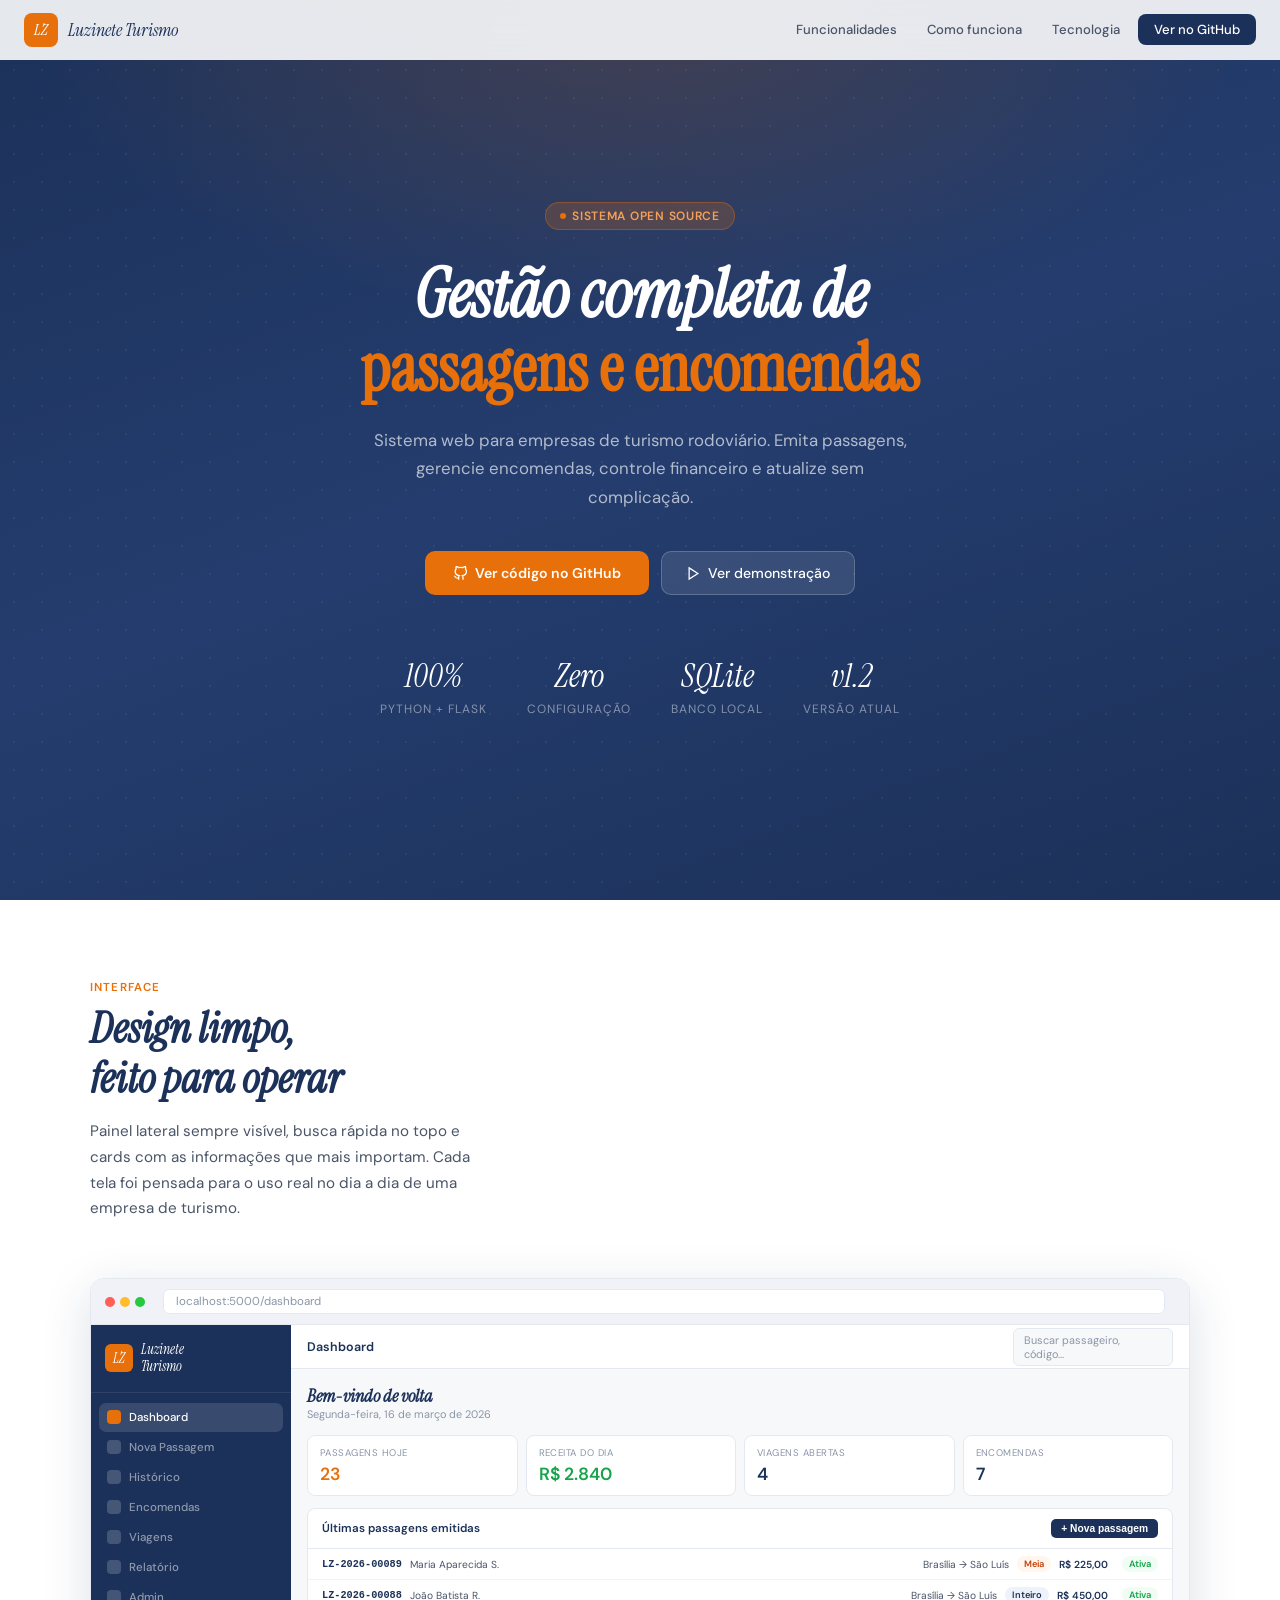
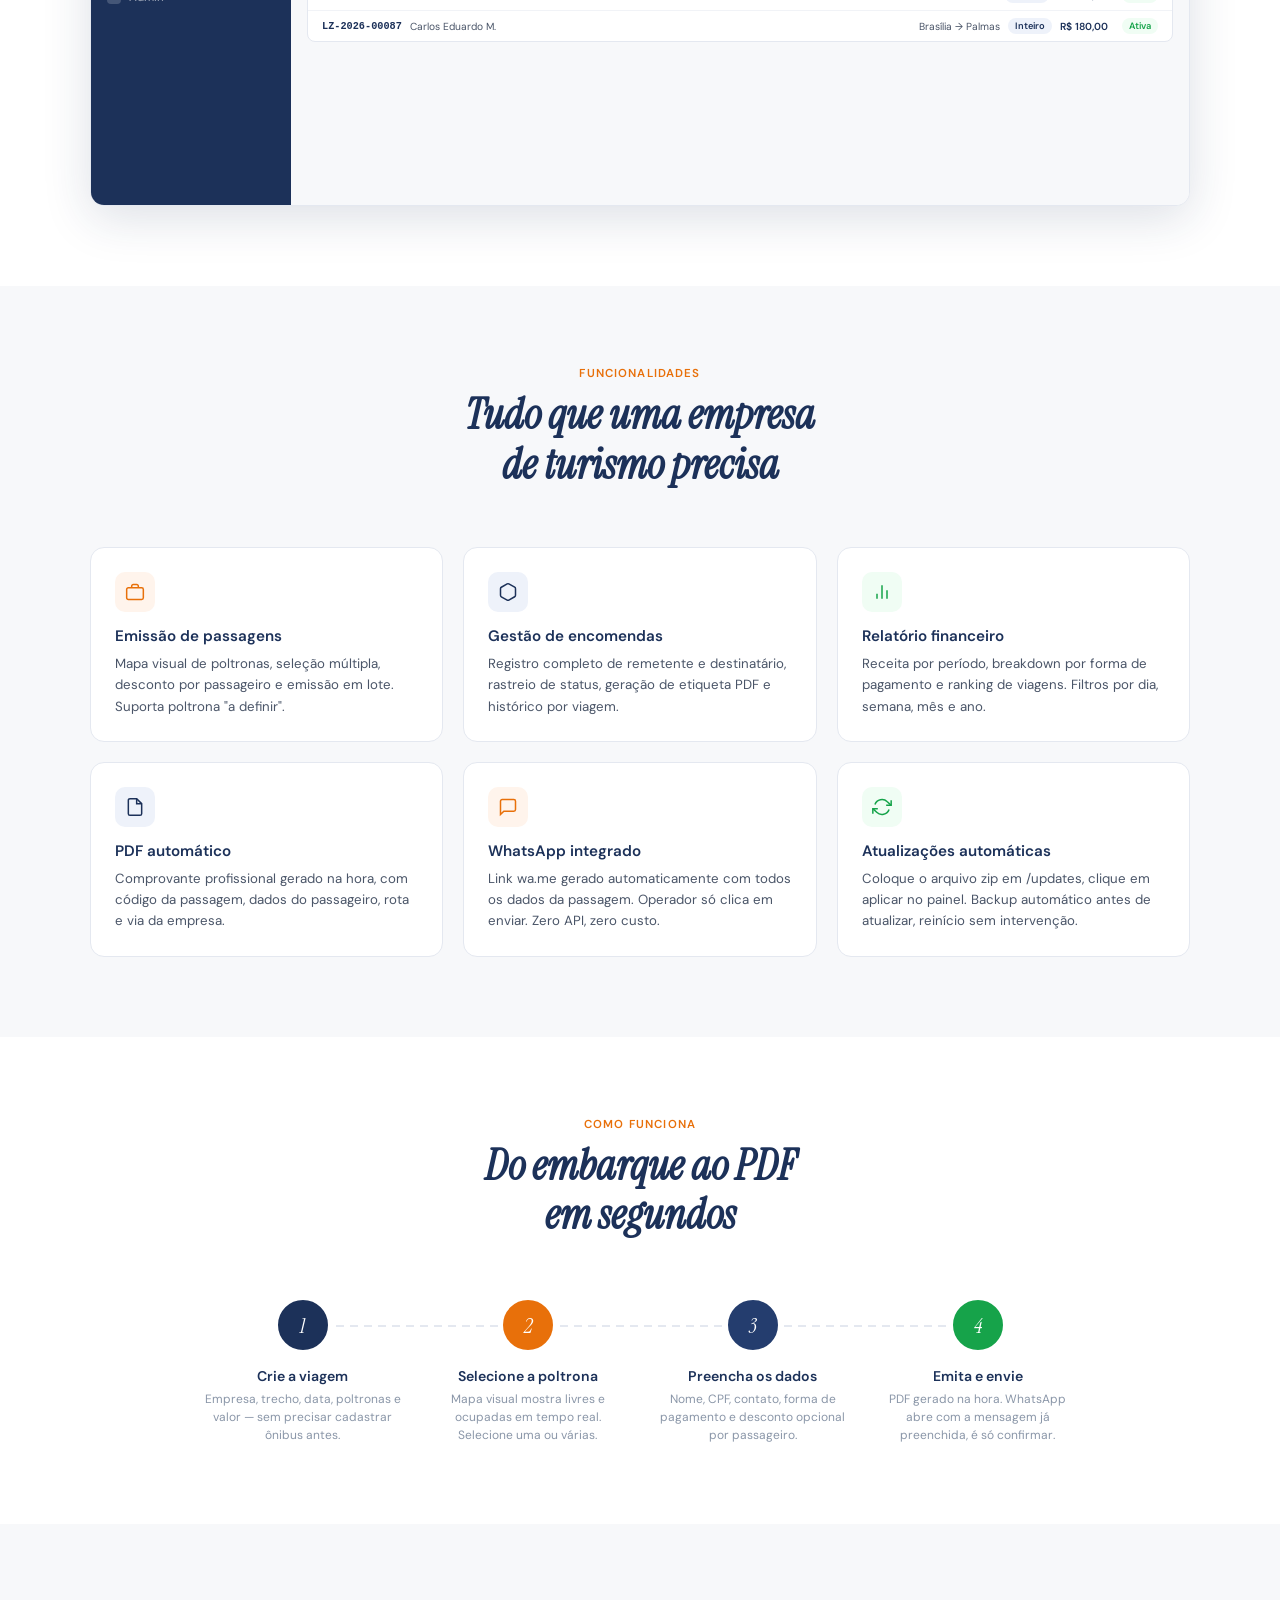
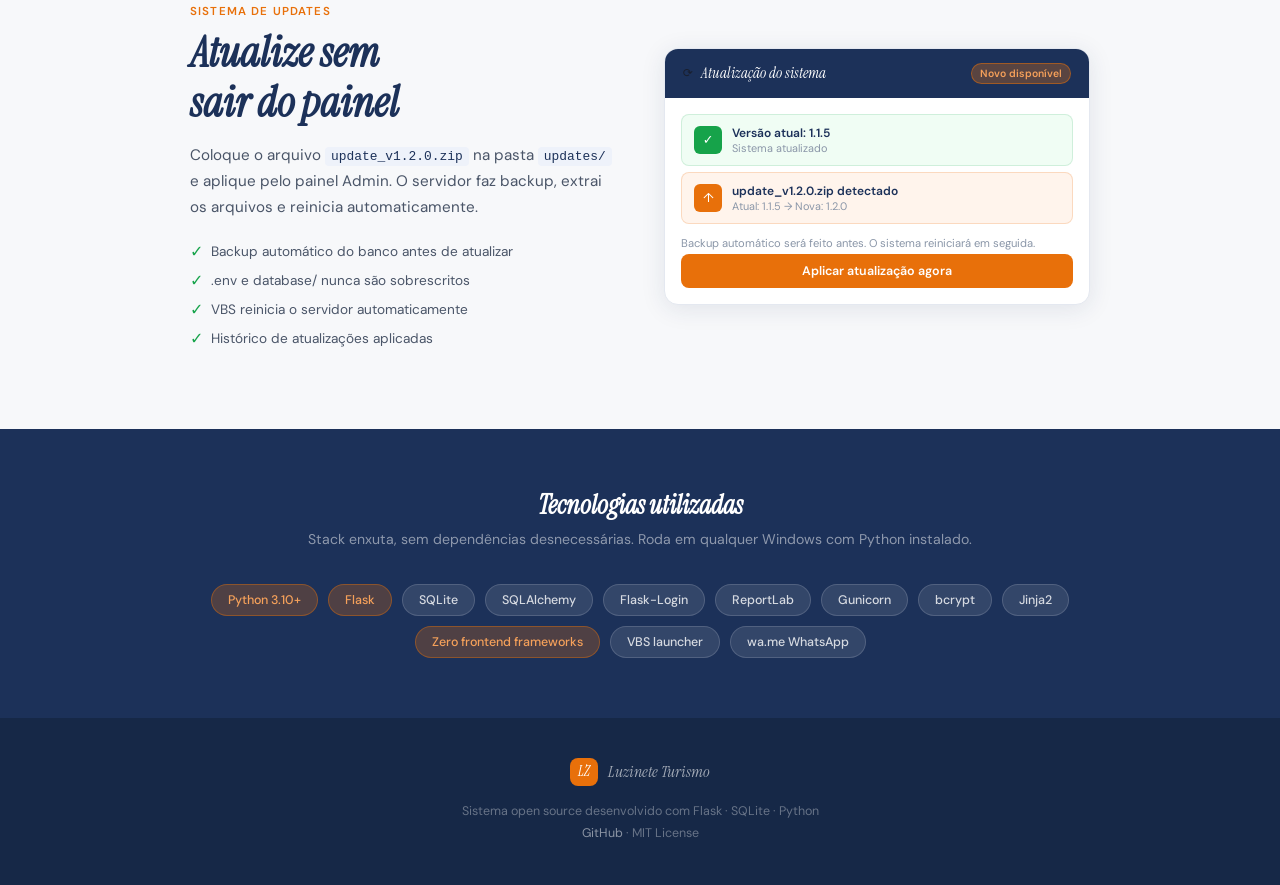
<file: docs/index.html>
<!DOCTYPE html>
<html lang="pt-BR">
<head>
<meta charset="UTF-8">
<meta name="viewport" content="width=device-width, initial-scale=1.0">
<title>Luzinete Turismo — Sistema de Passagens</title>
<link rel="preconnect" href="https://fonts.googleapis.com">
<link href="https://fonts.googleapis.com/css2?family=Instrument+Serif:ital@0;1&family=DM+Sans:opsz,wght@9..40,300;9..40,400;9..40,500;9..40,600&display=swap" rel="stylesheet">
<style>
*,*::before,*::after{box-sizing:border-box;margin:0;padding:0}
:root{
  --azul:#1C3159;--azul2:#243D6E;--azul3:#162847;
  --laranja:#E8700A;--laranja2:#C55D06;
  --fundo:#F7F8FA;--branco:#ffffff;
  --borda:#E4E8F0;--texto:#1A1F2E;--texto2:#4A5568;--texto3:#8A96A8;
  --verde:#16A34A;--verde-bg:#F0FDF4;
  --fd:'Instrument Serif',Georgia,serif;
  --fb:'DM Sans',system-ui,sans-serif;
  --shadow:0 4px 24px rgba(28,49,89,.10);
  --shadow-lg:0 12px 48px rgba(28,49,89,.15);
}
html{scroll-behavior:smooth}
body{font-family:var(--fb);background:var(--fundo);color:var(--texto);-webkit-font-smoothing:antialiased;overflow-x:hidden}

/* ── NAV ── */
nav{position:fixed;top:0;left:0;right:0;z-index:100;background:rgba(247,248,250,.92);backdrop-filter:blur(12px);border-bottom:1px solid var(--borda);padding:0 24px;height:60px;display:flex;align-items:center;justify-content:space-between}
.nav-logo{display:flex;align-items:center;gap:10px;text-decoration:none}
.nav-logo-mark{width:34px;height:34px;background:var(--laranja);border-radius:8px;display:grid;place-items:center;font-family:var(--fd);font-size:1rem;color:#fff;font-style:italic}
.nav-logo-name{font-family:var(--fd);font-size:1.1rem;color:var(--azul);font-style:italic}
.nav-links{display:flex;align-items:center;gap:6px}
.nav-links a{font-size:.82rem;font-weight:500;color:var(--texto2);text-decoration:none;padding:6px 12px;border-radius:6px;transition:background .15s,color .15s}
.nav-links a:hover{background:var(--borda);color:var(--azul)}
.nav-cta{background:var(--azul)!important;color:#fff!important;padding:7px 16px!important;border-radius:8px!important}
.nav-cta:hover{background:var(--azul2)!important}

/* ── HERO ── */
.hero{min-height:100vh;display:flex;flex-direction:column;align-items:center;justify-content:center;padding:80px 24px 60px;text-align:center;position:relative;overflow:hidden}
.hero-bg{position:absolute;inset:0;background:linear-gradient(160deg,#1C3159 0%,#243D6E 50%,#1C3159 100%);z-index:0}
.hero-bg::before{content:'';position:absolute;inset:0;background:radial-gradient(ellipse 80% 60% at 50% 0%,rgba(232,112,10,.18) 0%,transparent 60%)}
.hero-dots{position:absolute;inset:0;background-image:radial-gradient(rgba(255,255,255,.06) 1px,transparent 1px);background-size:28px 28px}
.hero-content{position:relative;z-index:1;max-width:780px}
.hero-badge{display:inline-flex;align-items:center;gap:6px;background:rgba(232,112,10,.2);border:1px solid rgba(232,112,10,.35);color:#F5A05A;font-size:.75rem;font-weight:600;letter-spacing:.06em;text-transform:uppercase;padding:5px 14px;border-radius:100px;margin-bottom:28px}
.hero-badge-dot{width:6px;height:6px;border-radius:50%;background:#E8700A;animation:pulse 2s infinite}
@keyframes pulse{0%,100%{opacity:1;transform:scale(1)}50%{opacity:.5;transform:scale(.8)}}
h1{font-family:var(--fd);font-size:clamp(2.6rem,6vw,4.2rem);line-height:1.1;color:#fff;margin-bottom:20px;font-style:italic}
h1 em{color:var(--laranja);font-style:normal}
.hero-sub{font-size:1.05rem;color:rgba(255,255,255,.65);line-height:1.7;max-width:540px;margin:0 auto 40px}
.hero-btns{display:flex;align-items:center;gap:12px;justify-content:center;flex-wrap:wrap}
.btn-primary{background:var(--laranja);color:#fff;font-family:var(--fb);font-size:.88rem;font-weight:600;padding:13px 28px;border-radius:10px;border:none;cursor:pointer;text-decoration:none;transition:background .15s,transform .1s;display:inline-flex;align-items:center;gap:7px}
.btn-primary:hover{background:var(--laranja2);transform:translateY(-1px)}
.btn-ghost{background:rgba(255,255,255,.1);color:#fff;font-family:var(--fb);font-size:.88rem;font-weight:500;padding:12px 24px;border-radius:10px;border:1px solid rgba(255,255,255,.2);cursor:pointer;text-decoration:none;transition:background .15s;display:inline-flex;align-items:center;gap:7px}
.btn-ghost:hover{background:rgba(255,255,255,.16)}
.hero-stats{display:flex;gap:40px;justify-content:center;margin-top:60px;flex-wrap:wrap}
.hero-stat{text-align:center}
.hero-stat-num{font-family:var(--fd);font-size:2rem;color:#fff;display:block;font-style:italic}
.hero-stat-label{font-size:.75rem;color:rgba(255,255,255,.45);text-transform:uppercase;letter-spacing:.08em;margin-top:2px}

/* ── SCREEN MOCKUP ── */
.mockup-section{padding:80px 24px;background:var(--branco)}
.section-label{font-size:.72rem;font-weight:600;letter-spacing:.1em;text-transform:uppercase;color:var(--laranja);margin-bottom:10px}
.section-title{font-family:var(--fd);font-size:clamp(1.8rem,4vw,2.6rem);color:var(--azul);line-height:1.2;font-style:italic;margin-bottom:14px}
.section-sub{font-size:.95rem;color:var(--texto2);line-height:1.7;max-width:520px}
.mockup-wrap{max-width:1100px;margin:0 auto}
.mockup-header{display:flex;align-items:flex-start;justify-content:space-between;gap:40px;margin-bottom:56px;flex-wrap:wrap}
.mockup-text{flex:0 0 380px}

/* Browser frame */
.browser{background:var(--branco);border-radius:14px;border:1px solid var(--borda);box-shadow:var(--shadow-lg);overflow:hidden}
.browser-bar{background:#F0F2F7;padding:10px 14px;display:flex;align-items:center;gap:8px;border-bottom:1px solid var(--borda)}
.browser-dots{display:flex;gap:5px}
.browser-dot{width:10px;height:10px;border-radius:50%}
.browser-url{flex:1;background:var(--branco);border:1px solid var(--borda);border-radius:6px;padding:4px 12px;font-size:.72rem;color:var(--texto3);margin:0 10px}
.screen{padding:0}

/* App shell inside browser */
.app{display:flex;height:480px;font-size:12px}
.sidebar-demo{width:200px;background:var(--azul);display:flex;flex-direction:column;flex-shrink:0}
.sd-logo{padding:16px 14px;border-bottom:1px solid rgba(255,255,255,.08);display:flex;align-items:center;gap:8px}
.sd-mark{width:28px;height:28px;background:var(--laranja);border-radius:6px;display:grid;place-items:center;font-family:var(--fd);font-size:.85rem;color:#fff;font-style:italic;flex-shrink:0}
.sd-name{font-family:var(--fd);font-size:.9rem;color:#fff;font-style:italic;line-height:1.2}
.sd-nav{padding:10px 8px;flex:1}
.sd-item{display:flex;align-items:center;gap:8px;padding:7px 8px;border-radius:7px;color:rgba(255,255,255,.5);font-size:.72rem;font-weight:500;margin-bottom:1px;cursor:pointer;transition:background .1s,color .1s}
.sd-item.active{background:rgba(255,255,255,.12);color:#fff}
.sd-item:hover{background:rgba(255,255,255,.07);color:rgba(255,255,255,.8)}
.sd-dot{width:14px;height:14px;border-radius:4px;flex-shrink:0}
.sd-dot.azul{background:rgba(255,255,255,.18)}
.sd-dot.laranja{background:var(--laranja)}
.main-demo{flex:1;display:flex;flex-direction:column;overflow:hidden}
.topbar-demo{background:var(--branco);border-bottom:1px solid var(--borda);padding:0 16px;height:44px;display:flex;align-items:center;justify-content:space-between;flex-shrink:0}
.tb-title{font-size:.78rem;font-weight:600;color:var(--azul)}
.tb-search{background:var(--fundo);border:1px solid var(--borda);border-radius:6px;padding:4px 10px;font-size:.68rem;color:var(--texto3);width:160px}
.content-demo{padding:16px;flex:1;overflow:hidden;background:var(--fundo)}
.page-h{margin-bottom:14px}
.page-h h2{font-family:var(--fd);font-size:1.1rem;color:var(--azul);font-style:italic}
.page-h p{font-size:.68rem;color:var(--texto3)}

/* Cards grid */
.cards-grid{display:grid;grid-template-columns:repeat(4,1fr);gap:8px;margin-bottom:12px}
.stat-card{background:var(--branco);border:1px solid var(--borda);border-radius:8px;padding:10px 12px}
.sc-label{font-size:.6rem;color:var(--texto3);text-transform:uppercase;letter-spacing:.05em;margin-bottom:4px}
.sc-val{font-size:1.1rem;font-weight:600;color:var(--azul)}
.sc-val.laranja{color:var(--laranja)}
.sc-val.verde{color:var(--verde)}

/* Ticket table */
.ticket-table-wrap{background:var(--branco);border:1px solid var(--borda);border-radius:8px;overflow:hidden}
.tt-header{display:flex;align-items:center;justify-content:space-between;padding:10px 14px;border-bottom:1px solid var(--borda)}
.tt-title{font-size:.72rem;font-weight:600;color:var(--azul)}
.tt-btn{background:var(--azul);color:#fff;border:none;border-radius:5px;padding:4px 10px;font-size:.64rem;font-weight:600;cursor:pointer}
.tt-row{display:flex;align-items:center;padding:7px 14px;border-bottom:1px solid rgba(228,232,240,.5);gap:8px;font-size:.64rem;color:var(--texto2)}
.tt-row:last-child{border-bottom:none}
.tt-code{font-family:monospace;color:var(--azul);font-weight:600;min-width:80px}
.tt-badge{padding:2px 7px;border-radius:100px;font-size:.58rem;font-weight:600}
.badge-ativa{background:var(--verde-bg);color:var(--verde)}
.badge-meia{background:#FFF7ED;color:#C2410C}
.tt-val{margin-left:auto;font-weight:600;color:var(--azul)}

/* ── FEATURES ── */
.features{padding:80px 24px;background:var(--fundo)}
.features-wrap{max-width:1100px;margin:0 auto}
.features-header{text-align:center;margin-bottom:56px}
.features-grid{display:grid;grid-template-columns:repeat(auto-fit,minmax(280px,1fr));gap:20px}
.feat-card{background:var(--branco);border:1px solid var(--borda);border-radius:14px;padding:24px;transition:box-shadow .2s,transform .2s}
.feat-card:hover{box-shadow:var(--shadow);transform:translateY(-2px)}
.feat-icon{width:40px;height:40px;border-radius:10px;display:grid;place-items:center;margin-bottom:14px}
.feat-icon.azul{background:#EEF2FA}
.feat-icon.laranja{background:#FFF4EC}
.feat-icon.verde{background:var(--verde-bg)}
.feat-icon svg{width:20px;height:20px}
.feat-icon.azul svg{stroke:var(--azul)}
.feat-icon.laranja svg{stroke:var(--laranja)}
.feat-icon.verde svg{stroke:var(--verde)}
.feat-card h3{font-size:.95rem;font-weight:600;color:var(--azul);margin-bottom:7px}
.feat-card p{font-size:.83rem;color:var(--texto2);line-height:1.6}

/* ── FLOW ── */
.flow-section{padding:80px 24px;background:var(--branco)}
.flow-wrap{max-width:900px;margin:0 auto}
.flow-header{text-align:center;margin-bottom:56px}
.flow-steps{display:grid;grid-template-columns:repeat(auto-fit,minmax(180px,1fr));gap:0;position:relative}
.flow-steps::before{content:'';position:absolute;top:28px;left:10%;right:10%;height:2px;background:repeating-linear-gradient(90deg,var(--borda) 0,var(--borda) 8px,transparent 8px,transparent 14px);z-index:0}
.flow-step{text-align:center;padding:0 12px;position:relative;z-index:1}
.flow-num{width:56px;height:56px;border-radius:50%;display:grid;place-items:center;margin:0 auto 14px;font-family:var(--fd);font-size:1.3rem;font-style:italic;color:#fff;background:var(--azul);border:3px solid var(--branco)}
.flow-step:nth-child(2) .flow-num{background:var(--laranja)}
.flow-step:nth-child(3) .flow-num{background:var(--azul2)}
.flow-step:nth-child(4) .flow-num{background:var(--verde)}
.flow-step h4{font-size:.88rem;font-weight:600;color:var(--azul);margin-bottom:5px}
.flow-step p{font-size:.75rem;color:var(--texto3);line-height:1.5}

/* ── TECH STACK ── */
.stack-section{padding:60px 24px;background:var(--azul)}
.stack-wrap{max-width:900px;margin:0 auto;text-align:center}
.stack-title{font-family:var(--fd);font-size:1.6rem;color:#fff;font-style:italic;margin-bottom:8px}
.stack-sub{font-size:.88rem;color:rgba(255,255,255,.5);margin-bottom:36px}
.stack-pills{display:flex;flex-wrap:wrap;gap:10px;justify-content:center}
.pill{background:rgba(255,255,255,.1);border:1px solid rgba(255,255,255,.15);color:rgba(255,255,255,.8);font-size:.78rem;font-weight:500;padding:7px 16px;border-radius:100px}
.pill.highlight{background:rgba(232,112,10,.25);border-color:rgba(232,112,10,.4);color:#F5A05A}

/* ── UPDATE SYSTEM ── */
.update-section{padding:80px 24px;background:var(--fundo)}
.update-wrap{max-width:900px;margin:0 auto;display:grid;grid-template-columns:1fr 1fr;gap:48px;align-items:center}
.update-visual{background:var(--branco);border:1px solid var(--borda);border-radius:14px;overflow:hidden;box-shadow:var(--shadow)}
.uv-header{background:var(--azul);padding:14px 18px;display:flex;align-items:center;gap:8px}
.uv-h-title{font-family:var(--fd);font-style:italic;color:#fff;font-size:.95rem}
.uv-badge{background:rgba(232,112,10,.3);border:1px solid rgba(232,112,10,.5);color:#F5A05A;font-size:.65rem;font-weight:600;padding:3px 8px;border-radius:100px;margin-left:auto}
.uv-body{padding:16px}
.uv-row{display:flex;align-items:center;gap:10px;padding:10px 12px;border-radius:8px;margin-bottom:6px}
.uv-row.new{background:#FFF4EC;border:1px solid rgba(232,112,10,.2)}
.uv-row.ok{background:var(--verde-bg);border:1px solid rgba(22,163,74,.15)}
.uv-icon{width:28px;height:28px;border-radius:6px;display:grid;place-items:center;flex-shrink:0;font-size:.8rem}
.uv-icon.laranja{background:var(--laranja);color:#fff}
.uv-icon.verde{background:var(--verde);color:#fff}
.uv-text{font-size:.75rem}
.uv-label{font-weight:600;color:var(--azul)}
.uv-desc{color:var(--texto3);font-size:.68rem}
.uv-btn{display:flex;margin-top:14px}
.uv-apply{background:var(--laranja);color:#fff;border:none;border-radius:8px;padding:9px 18px;font-size:.78rem;font-weight:600;cursor:pointer;width:100%;font-family:var(--fb)}

/* ── FOOTER ── */
footer{background:var(--azul3);padding:40px 24px;text-align:center}
.footer-logo{display:flex;align-items:center;gap:10px;justify-content:center;margin-bottom:14px}
.footer-text{font-size:.78rem;color:rgba(255,255,255,.35);line-height:1.8}
.footer-link{color:rgba(255,255,255,.5);text-decoration:none}
.footer-link:hover{color:rgba(255,255,255,.8)}

/* ── ANIMATIONS ── */
.fade-up{opacity:0;transform:translateY(24px);transition:opacity .6s ease,transform .6s ease}
.fade-up.visible{opacity:1;transform:none}

@media(max-width:768px){
  .nav-links{display:none}
  .app{height:340px}
  .sidebar-demo{width:140px}
  .cards-grid{grid-template-columns:repeat(2,1fr)}
  .update-wrap{grid-template-columns:1fr}
  .flow-steps::before{display:none}
  .mockup-header{flex-direction:column}
  .mockup-text{flex:none}
}
</style>
</head>
<body>

<!-- NAV -->
<nav>
  <a href="#" class="nav-logo">
    <div class="nav-logo-mark"><em>LZ</em></div>
    <span class="nav-logo-name">Luzinete Turismo</span>
  </a>
  <div class="nav-links">
    <a href="#features">Funcionalidades</a>
    <a href="#fluxo">Como funciona</a>
    <a href="#tech">Tecnologia</a>
    <a href="https://github.com" class="nav-cta">Ver no GitHub</a>
  </div>
</nav>

<!-- HERO -->
<section class="hero">
  <div class="hero-bg"></div>
  <div class="hero-dots"></div>
  <div class="hero-content">
    <div class="hero-badge">
      <span class="hero-badge-dot"></span>
      Sistema open source
    </div>
    <h1>Gestão completa de<br><em>passagens e encomendas</em></h1>
    <p class="hero-sub">Sistema web para empresas de turismo rodoviário. Emita passagens, gerencie encomendas, controle financeiro e atualize sem complicação.</p>
    <div class="hero-btns">
      <a href="https://github.com" class="btn-primary">
        <svg width="15" height="15" viewBox="0 0 24 24" fill="none" stroke="currentColor" stroke-width="2"><path d="M9 19c-5 1.5-5-2.5-7-3m14 6v-3.87a3.37 3.37 0 0 0-.94-2.61c3.14-.35 6.44-1.54 6.44-7A5.44 5.44 0 0 0 20 4.77 5.07 5.07 0 0 0 19.91 1S18.73.65 16 2.48a13.38 13.38 0 0 0-7 0C6.27.65 5.09 1 5.09 1A5.07 5.07 0 0 0 5 4.77a5.44 5.44 0 0 0-1.5 3.78c0 5.42 3.3 6.61 6.44 7A3.37 3.37 0 0 0 9 18.13V22"/></svg>
        Ver código no GitHub
      </a>
      <a href="#demo" class="btn-ghost">
        <svg width="15" height="15" viewBox="0 0 24 24" fill="none" stroke="currentColor" stroke-width="2"><polygon points="5 3 19 12 5 21 5 3"/></svg>
        Ver demonstração
      </a>
    </div>
    <div class="hero-stats">
      <div class="hero-stat">
        <span class="hero-stat-num">100%</span>
        <span class="hero-stat-label">Python + Flask</span>
      </div>
      <div class="hero-stat">
        <span class="hero-stat-num">Zero</span>
        <span class="hero-stat-label">Configuração</span>
      </div>
      <div class="hero-stat">
        <span class="hero-stat-num">SQLite</span>
        <span class="hero-stat-label">Banco local</span>
      </div>
      <div class="hero-stat">
        <span class="hero-stat-num">v1.2</span>
        <span class="hero-stat-label">Versão atual</span>
      </div>
    </div>
  </div>
</section>

<!-- MOCKUP / DEMO -->
<section class="mockup-section" id="demo">
  <div class="mockup-wrap">
    <div class="mockup-header">
      <div class="mockup-text fade-up">
        <div class="section-label">Interface</div>
        <h2 class="section-title">Design limpo,<br>feito para operar</h2>
        <p class="section-sub">Painel lateral sempre visível, busca rápida no topo e cards com as informações que mais importam. Cada tela foi pensada para o uso real no dia a dia de uma empresa de turismo.</p>
      </div>
    </div>
    <div class="browser fade-up">
      <div class="browser-bar">
        <div class="browser-dots">
          <div class="browser-dot" style="background:#FF5F56"></div>
          <div class="browser-dot" style="background:#FFBD2E"></div>
          <div class="browser-dot" style="background:#27C93F"></div>
        </div>
        <div class="browser-url">localhost:5000/dashboard</div>
      </div>
      <div class="screen">
        <div class="app">
          <div class="sidebar-demo">
            <div class="sd-logo">
              <div class="sd-mark"><em>LZ</em></div>
              <div class="sd-name">Luzinete<br>Turismo</div>
            </div>
            <div class="sd-nav">
              <div class="sd-item active"><div class="sd-dot laranja"></div>Dashboard</div>
              <div class="sd-item"><div class="sd-dot azul"></div>Nova Passagem</div>
              <div class="sd-item"><div class="sd-dot azul"></div>Histórico</div>
              <div class="sd-item"><div class="sd-dot azul"></div>Encomendas</div>
              <div class="sd-item"><div class="sd-dot azul"></div>Viagens</div>
              <div class="sd-item"><div class="sd-dot azul"></div>Relatório</div>
              <div class="sd-item"><div class="sd-dot azul"></div>Admin</div>
            </div>
          </div>
          <div class="main-demo">
            <div class="topbar-demo">
              <span class="tb-title">Dashboard</span>
              <div class="tb-search">Buscar passageiro, código…</div>
            </div>
            <div class="content-demo">
              <div class="page-h">
                <h2>Bem-vindo de volta</h2>
                <p>Segunda-feira, 16 de março de 2026</p>
              </div>
              <div class="cards-grid">
                <div class="stat-card">
                  <div class="sc-label">Passagens hoje</div>
                  <div class="sc-val laranja">23</div>
                </div>
                <div class="stat-card">
                  <div class="sc-label">Receita do dia</div>
                  <div class="sc-val verde">R$ 2.840</div>
                </div>
                <div class="stat-card">
                  <div class="sc-label">Viagens abertas</div>
                  <div class="sc-val">4</div>
                </div>
                <div class="stat-card">
                  <div class="sc-label">Encomendas</div>
                  <div class="sc-val">7</div>
                </div>
              </div>
              <div class="ticket-table-wrap">
                <div class="tt-header">
                  <span class="tt-title">Últimas passagens emitidas</span>
                  <button class="tt-btn">+ Nova passagem</button>
                </div>
                <div class="tt-row">
                  <span class="tt-code">LZ-2026-00089</span>
                  <span style="flex:1">Maria Aparecida S.</span>
                  <span>Brasília → São Luís</span>
                  <span class="tt-badge badge-meia">Meia</span>
                  <span class="tt-val">R$ 225,00</span>
                  <span class="tt-badge badge-ativa" style="margin-left:6px">Ativa</span>
                </div>
                <div class="tt-row">
                  <span class="tt-code">LZ-2026-00088</span>
                  <span style="flex:1">João Batista R.</span>
                  <span>Brasília → São Luís</span>
                  <span class="tt-badge badge-ativa" style="background:#EEF2FA;color:var(--azul)">Inteiro</span>
                  <span class="tt-val">R$ 450,00</span>
                  <span class="tt-badge badge-ativa" style="margin-left:6px">Ativa</span>
                </div>
                <div class="tt-row">
                  <span class="tt-code">LZ-2026-00087</span>
                  <span style="flex:1">Carlos Eduardo M.</span>
                  <span>Brasília → Palmas</span>
                  <span class="tt-badge badge-ativa" style="background:#EEF2FA;color:var(--azul)">Inteiro</span>
                  <span class="tt-val">R$ 180,00</span>
                  <span class="tt-badge badge-ativa" style="margin-left:6px">Ativa</span>
                </div>
              </div>
            </div>
          </div>
        </div>
      </div>
    </div>
  </div>
</section>

<!-- FEATURES -->
<section class="features" id="features">
  <div class="features-wrap">
    <div class="features-header fade-up">
      <div class="section-label">Funcionalidades</div>
      <h2 class="section-title">Tudo que uma empresa<br>de turismo precisa</h2>
    </div>
    <div class="features-grid">
      <div class="feat-card fade-up">
        <div class="feat-icon laranja">
          <svg viewBox="0 0 24 24" fill="none" stroke-width="1.8"><rect x="2" y="7" width="20" height="14" rx="2"/><path d="M16 7V5a2 2 0 0 0-2-2h-4a2 2 0 0 0-2 2v2"/></svg>
        </div>
        <h3>Emissão de passagens</h3>
        <p>Mapa visual de poltronas, seleção múltipla, desconto por passageiro e emissão em lote. Suporta poltrona "a definir".</p>
      </div>
      <div class="feat-card fade-up">
        <div class="feat-icon azul">
          <svg viewBox="0 0 24 24" fill="none" stroke-width="1.8"><path d="M21 16V8a2 2 0 0 0-1-1.73l-7-4a2 2 0 0 0-2 0l-7 4A2 2 0 0 0 3 8v8a2 2 0 0 0 1 1.73l7 4a2 2 0 0 0 2 0l7-4A2 2 0 0 0 21 16z"/></svg>
        </div>
        <h3>Gestão de encomendas</h3>
        <p>Registro completo de remetente e destinatário, rastreio de status, geração de etiqueta PDF e histórico por viagem.</p>
      </div>
      <div class="feat-card fade-up">
        <div class="feat-icon verde">
          <svg viewBox="0 0 24 24" fill="none" stroke-width="1.8"><line x1="18" y1="20" x2="18" y2="10"/><line x1="12" y1="20" x2="12" y2="4"/><line x1="6" y1="20" x2="6" y2="14"/></svg>
        </div>
        <h3>Relatório financeiro</h3>
        <p>Receita por período, breakdown por forma de pagamento e ranking de viagens. Filtros por dia, semana, mês e ano.</p>
      </div>
      <div class="feat-card fade-up">
        <div class="feat-icon azul">
          <svg viewBox="0 0 24 24" fill="none" stroke-width="1.8"><path d="M14 2H6a2 2 0 0 0-2 2v16a2 2 0 0 0 2 2h12a2 2 0 0 0 2-2V8z"/><polyline points="14 2 14 8 20 8"/></svg>
        </div>
        <h3>PDF automático</h3>
        <p>Comprovante profissional gerado na hora, com código da passagem, dados do passageiro, rota e via da empresa.</p>
      </div>
      <div class="feat-card fade-up">
        <div class="feat-icon laranja">
          <svg viewBox="0 0 24 24" fill="none" stroke-width="1.8"><path d="M21 15a2 2 0 0 1-2 2H7l-4 4V5a2 2 0 0 1 2-2h14a2 2 0 0 1 2 2z"/></svg>
        </div>
        <h3>WhatsApp integrado</h3>
        <p>Link wa.me gerado automaticamente com todos os dados da passagem. Operador só clica em enviar. Zero API, zero custo.</p>
      </div>
      <div class="feat-card fade-up">
        <div class="feat-icon verde">
          <svg viewBox="0 0 24 24" fill="none" stroke-width="1.8"><polyline points="23 4 23 10 17 10"/><polyline points="1 20 1 14 7 14"/><path d="M3.51 9a9 9 0 0 1 14.85-3.36L23 10M1 14l4.64 4.36A9 9 0 0 0 20.49 15"/></svg>
        </div>
        <h3>Atualizações automáticas</h3>
        <p>Coloque o arquivo zip em /updates, clique em aplicar no painel. Backup automático antes de atualizar, reinício sem intervenção.</p>
      </div>
    </div>
  </div>
</section>

<!-- FLOW -->
<section class="flow-section" id="fluxo">
  <div class="flow-wrap">
    <div class="flow-header fade-up">
      <div class="section-label">Como funciona</div>
      <h2 class="section-title">Do embarque ao PDF<br>em segundos</h2>
    </div>
    <div class="flow-steps">
      <div class="flow-step fade-up">
        <div class="flow-num">1</div>
        <h4>Crie a viagem</h4>
        <p>Empresa, trecho, data, poltronas e valor — sem precisar cadastrar ônibus antes.</p>
      </div>
      <div class="flow-step fade-up">
        <div class="flow-num">2</div>
        <h4>Selecione a poltrona</h4>
        <p>Mapa visual mostra livres e ocupadas em tempo real. Selecione uma ou várias.</p>
      </div>
      <div class="flow-step fade-up">
        <div class="flow-num">3</div>
        <h4>Preencha os dados</h4>
        <p>Nome, CPF, contato, forma de pagamento e desconto opcional por passageiro.</p>
      </div>
      <div class="flow-step fade-up">
        <div class="flow-num">4</div>
        <h4>Emita e envie</h4>
        <p>PDF gerado na hora. WhatsApp abre com a mensagem já preenchida, é só confirmar.</p>
      </div>
    </div>
  </div>
</section>

<!-- UPDATE SYSTEM -->
<section class="update-section">
  <div class="update-wrap">
    <div class="fade-up">
      <div class="section-label">Sistema de updates</div>
      <h2 class="section-title">Atualize sem<br>sair do painel</h2>
      <p class="section-sub" style="margin-bottom:20px">Coloque o arquivo <code style="background:#EEF2FA;color:var(--azul);padding:2px 6px;border-radius:4px;font-size:.85em">update_v1.2.0.zip</code> na pasta <code style="background:#EEF2FA;color:var(--azul);padding:2px 6px;border-radius:4px;font-size:.85em">updates/</code> e aplique pelo painel Admin. O servidor faz backup, extrai os arquivos e reinicia automaticamente.</p>
      <ul style="list-style:none;display:flex;flex-direction:column;gap:8px">
        <li style="display:flex;align-items:center;gap:8px;font-size:.85rem;color:var(--texto2)"><span style="color:var(--verde);font-size:1rem">✓</span> Backup automático do banco antes de atualizar</li>
        <li style="display:flex;align-items:center;gap:8px;font-size:.85rem;color:var(--texto2)"><span style="color:var(--verde);font-size:1rem">✓</span> .env e database/ nunca são sobrescritos</li>
        <li style="display:flex;align-items:center;gap:8px;font-size:.85rem;color:var(--texto2)"><span style="color:var(--verde);font-size:1rem">✓</span> VBS reinicia o servidor automaticamente</li>
        <li style="display:flex;align-items:center;gap:8px;font-size:.85rem;color:var(--texto2)"><span style="color:var(--verde);font-size:1rem">✓</span> Histórico de atualizações aplicadas</li>
      </ul>
    </div>
    <div class="update-visual fade-up">
      <div class="uv-header">
        <span style="font-size:.75rem">⟳</span>
        <span class="uv-h-title">Atualização do sistema</span>
        <div class="uv-badge">Novo disponível</div>
      </div>
      <div class="uv-body">
        <div class="uv-row ok">
          <div class="uv-icon verde">✓</div>
          <div class="uv-text">
            <div class="uv-label">Versão atual: 1.1.5</div>
            <div class="uv-desc">Sistema atualizado</div>
          </div>
        </div>
        <div class="uv-row new">
          <div class="uv-icon laranja">↑</div>
          <div class="uv-text">
            <div class="uv-label">update_v1.2.0.zip detectado</div>
            <div class="uv-desc">Atual: 1.1.5 → Nova: 1.2.0</div>
          </div>
        </div>
        <p style="font-size:.7rem;color:var(--texto3);margin:12px 0 4px">Backup automático será feito antes. O sistema reiniciará em seguida.</p>
        <button class="uv-apply">Aplicar atualização agora</button>
      </div>
    </div>
  </div>
</section>

<!-- TECH STACK -->
<section class="stack-section" id="tech">
  <div class="stack-wrap">
    <h2 class="stack-title">Tecnologias utilizadas</h2>
    <p class="stack-sub">Stack enxuta, sem dependências desnecessárias. Roda em qualquer Windows com Python instalado.</p>
    <div class="stack-pills">
      <span class="pill highlight">Python 3.10+</span>
      <span class="pill highlight">Flask</span>
      <span class="pill">SQLite</span>
      <span class="pill">SQLAlchemy</span>
      <span class="pill">Flask-Login</span>
      <span class="pill">ReportLab</span>
      <span class="pill">Gunicorn</span>
      <span class="pill">bcrypt</span>
      <span class="pill">Jinja2</span>
      <span class="pill highlight">Zero frontend frameworks</span>
      <span class="pill">VBS launcher</span>
      <span class="pill">wa.me WhatsApp</span>
    </div>
  </div>
</section>

<!-- FOOTER -->
<footer>
  <div class="footer-logo">
    <div class="nav-logo-mark" style="width:28px;height:28px;font-size:.85rem"><em>LZ</em></div>
    <span style="font-family:var(--fd);font-style:italic;color:rgba(255,255,255,.6);font-size:1rem">Luzinete Turismo</span>
  </div>
  <p class="footer-text">
    Sistema open source desenvolvido com Flask · SQLite · Python<br>
    <a href="https://github.com" class="footer-link">GitHub</a> · MIT License
  </p>
</footer>

<script>
const observer = new IntersectionObserver(entries => {
  entries.forEach(e => { if(e.isIntersecting) e.target.classList.add('visible'); });
}, { threshold: 0.12 });
document.querySelectorAll('.fade-up').forEach(el => observer.observe(el));
</script>
</body>
</html>
</file>
